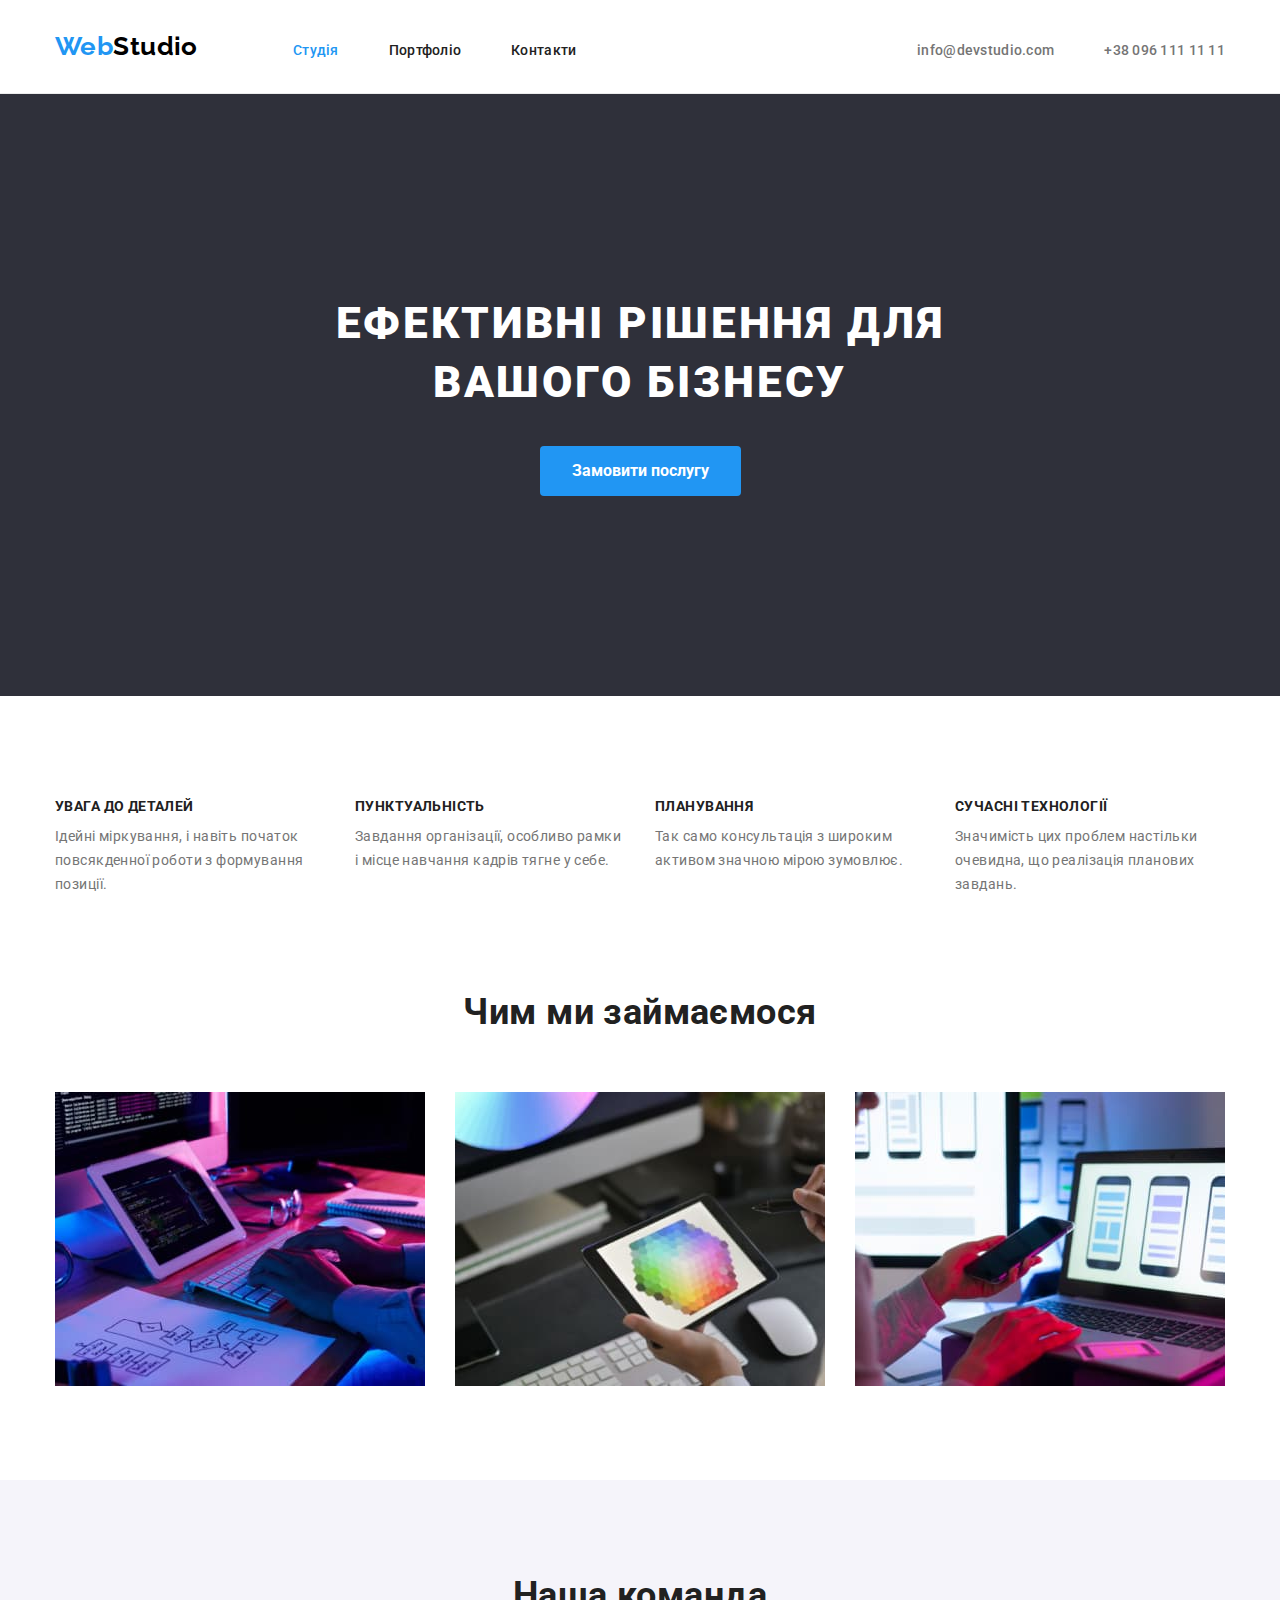
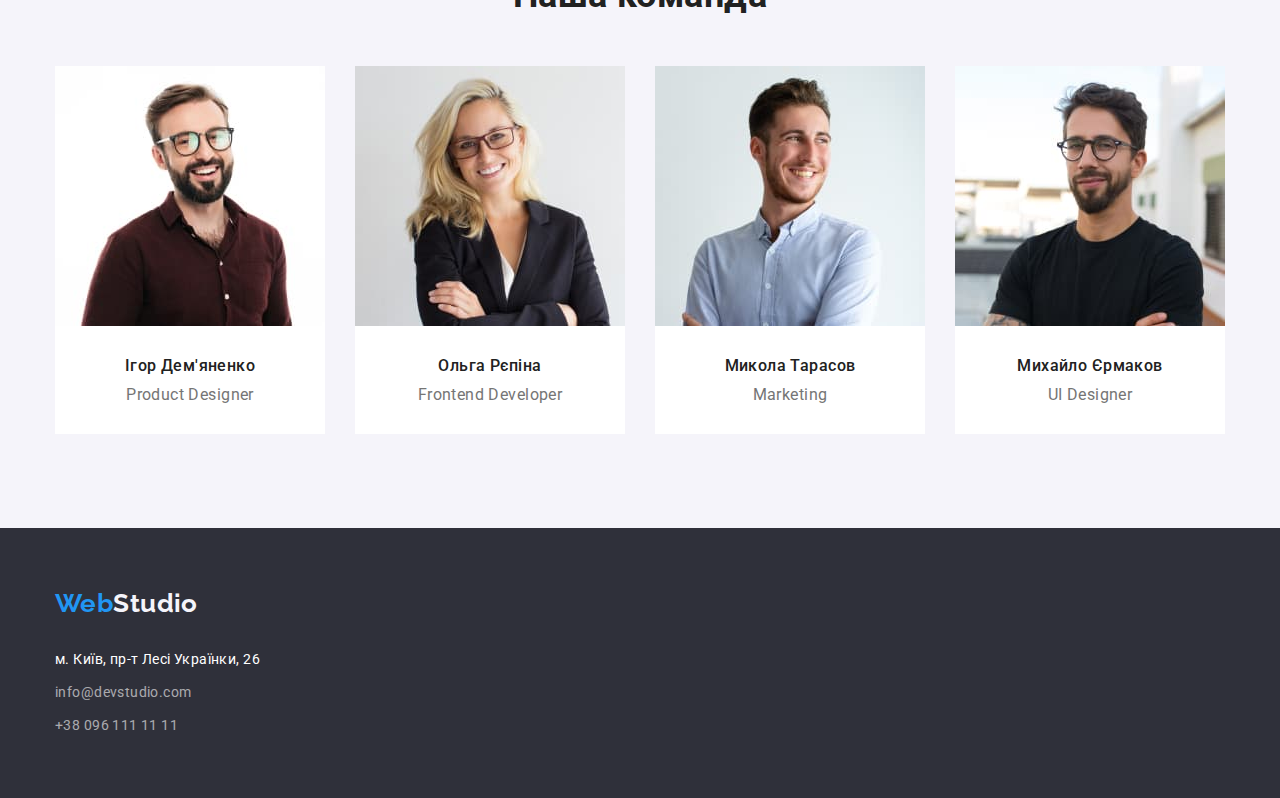
<file: index.html>
<!DOCTYPE html>
<html lang="uk">
    <head>
    <meta charset="UTF-8">
    <meta http-equiv="X-UA-Compatible" content="IE=edge">
    <meta name="viewport" content="width=device-width, initial-scale=1.0">
    <title>studio</title>
    <link rel="preconnect" href="https://fonts.googleapis.com">
    <link rel="preconnect" href="https://fonts.gstatic.com" crossorigin>
    <link href="https://fonts.googleapis.com/css2?family=Raleway:wght@700&family=Roboto:wght@400;500;700;900&display=swap" rel="stylesheet">
    <link rel="stylesheet" href="https://cdnjs.cloudflare.com/ajax/libs/modern-normalize/1.1.0/modern-normalize.min.css">
    <link rel="stylesheet" href="./css/styles.css">
    </head>
    <body>
        <header class="header">
                <div class="container">
                <nav class="nav">
                    <a class="logo link" href="./index.html"><span class="logo-web">Web</span>Studio</a>
                    <ul class="list">
                        <li class="item"><a class="link inline" href="./index.html">Студія</a></li>
                        <li class="item"><a class="link" href="./portfolio.html">Портфоліо</a></li>
                        <li class="item"><a class="link" href="#">Контакти</a></li>
                    </ul>
                 </nav>
                    <ul class="contacts list">
                    <li class="item"><a class="link" href="info@devstudio.com">info@devstudio.com</a></li>
                    <li class="item"><a class="link" href="+380961111111">+38 096 111 11 11</a></li>
                    </ul>    
            </div>
        </header>
        <main>
            <!--Hero-->
            <section class="hero">
                    <div class="container">
                        <h1 class="hero-title">Ефективні рішення  для вашого бізнесу</h1>
                        <button class="button" type="button">Замовити послугу</button>
                    </div>
            </section>
            <!--Наші переваги-->
            <section class="advantage">
                <div class="container">
                    <h2 class="internals">Якості</h2>
                    <ul class="list">
                        <li class="item">
                            <h3 class="title">УВАГА ДО ДЕТАЛЕЙ</h3>
                            <p>Ідейні міркування, і навіть початок повсякденної роботи з формування позиції.</p>
                        </li>
                        <li class="item">
                            <h3 class="title">ПУНКТУАЛЬНІСТЬ</h3>
                            <p>Завдання організації, особливо рамки і місце навчання кадрів тягне у себе.</p>
                        </li>
                        <li class="item">
                            <h3 class="title">ПЛАНУВАННЯ</h3>
                            <p>Так само консультація з широким активом значною мірою зумовлює.</p>
                        </li>
                        <li class="item">
                            <h3 class="title">СУЧАСНІ ТЕХНОЛОГІЇ</h3>
                            <p>Значимість цих проблем настільки очевидна, що реалізація планових завдань.</p>
                        </li>
                 </ul>

                </div>
            </section>
            <!--Чим займаємося-->
            <section class="activity">
                <div class="container">
                     <h2 class="title">Чим ми займаємося</h2>
                        <ul class="list">
                            <li class="item"><img src="./images/file1.jpg" alt="програміст працює за комп'ютером" width="370"></li>
                            <li class="item"><img src="./images/file2.jpg" alt="жінка тримає планшет та працює на ньому" width="370"></li>
                            <li class="item"><img src="./images/file3.jpg" alt="програміт вибирає зображення на комп'ютері" width="370"></li>
                        </ul>
                </div>
            </section>
            <!--Команда-->
            <section class="team">
                <div class="container">
                    <h2 class="title">Наша команда</h2>
                        <ul class="list">
                            <li class="card">
                                <img src="./images/file4.jpg" alt="фото молодого усміхненного хлопця в окулярах" width="270">
                                     <div class="name">
                                        <h3 class="title">Ігор Дем'яненко</h3>
                                        <p class="text">Product Designer</p>
                                    </div>
                            </li>
                            <li class="card">
                                <img src="./images/file5.jpg" alt="фото усміхненної жінки в окулярах" width="270">
                                <div class="name">
                                <h3 class="title">Ольга Рєпіна</h3>
                                <p class="text">Frontend Developer</p>
                            </div>
                            </li>
                            <li class="card">
                                <img src="./images/file6.jpg" alt="фото молодого усміхненного хлопця" width="270">
                                <div class="name">
                                <h3 class="title">Микола Тарасов</h3>
                                <p class="text">Marketing</p>
                            </div>
                            </li>
                            <li class="card">
                                <img src="./images/file7.jpg" alt="фото хлопця з бородою" width="270">
                                <div class="name">
                                <h3 class="title">Михайло Єрмаков</h3>
                                <p class="text">UI Designer</p>
                            </div>
                            </li>
                        </ul>
                </div>
            </section>
       
        </main>
        <footer class="footer">
            <div class="container">
                 <a class="logo link" href="./index.html"><span class="logo-web">Web</span>Studio</a>
                    <address class="address">
                        <ul class="list">
                            <li class="item"><a class="link maps" href="https://www.google.com/maps/d/embed?mid=10uSM3H-mIU3GznYo2szRIEphczw&hl=en_US&ehbc=2E312F" width="640" height="480"">м. Київ, пр-т Лесі Українки, 26</a></li>
                            <li class="item"><a class="link contact" href="info@devstudio.com">info@devstudio.com</a></li>
                            <li class="item"><a class="link contact" href="+380961111111">+38 096 111 11 11</a></li>
                         </ul>
                    </address>
            </div>
        </footer>
    </body>

</html>
</file>
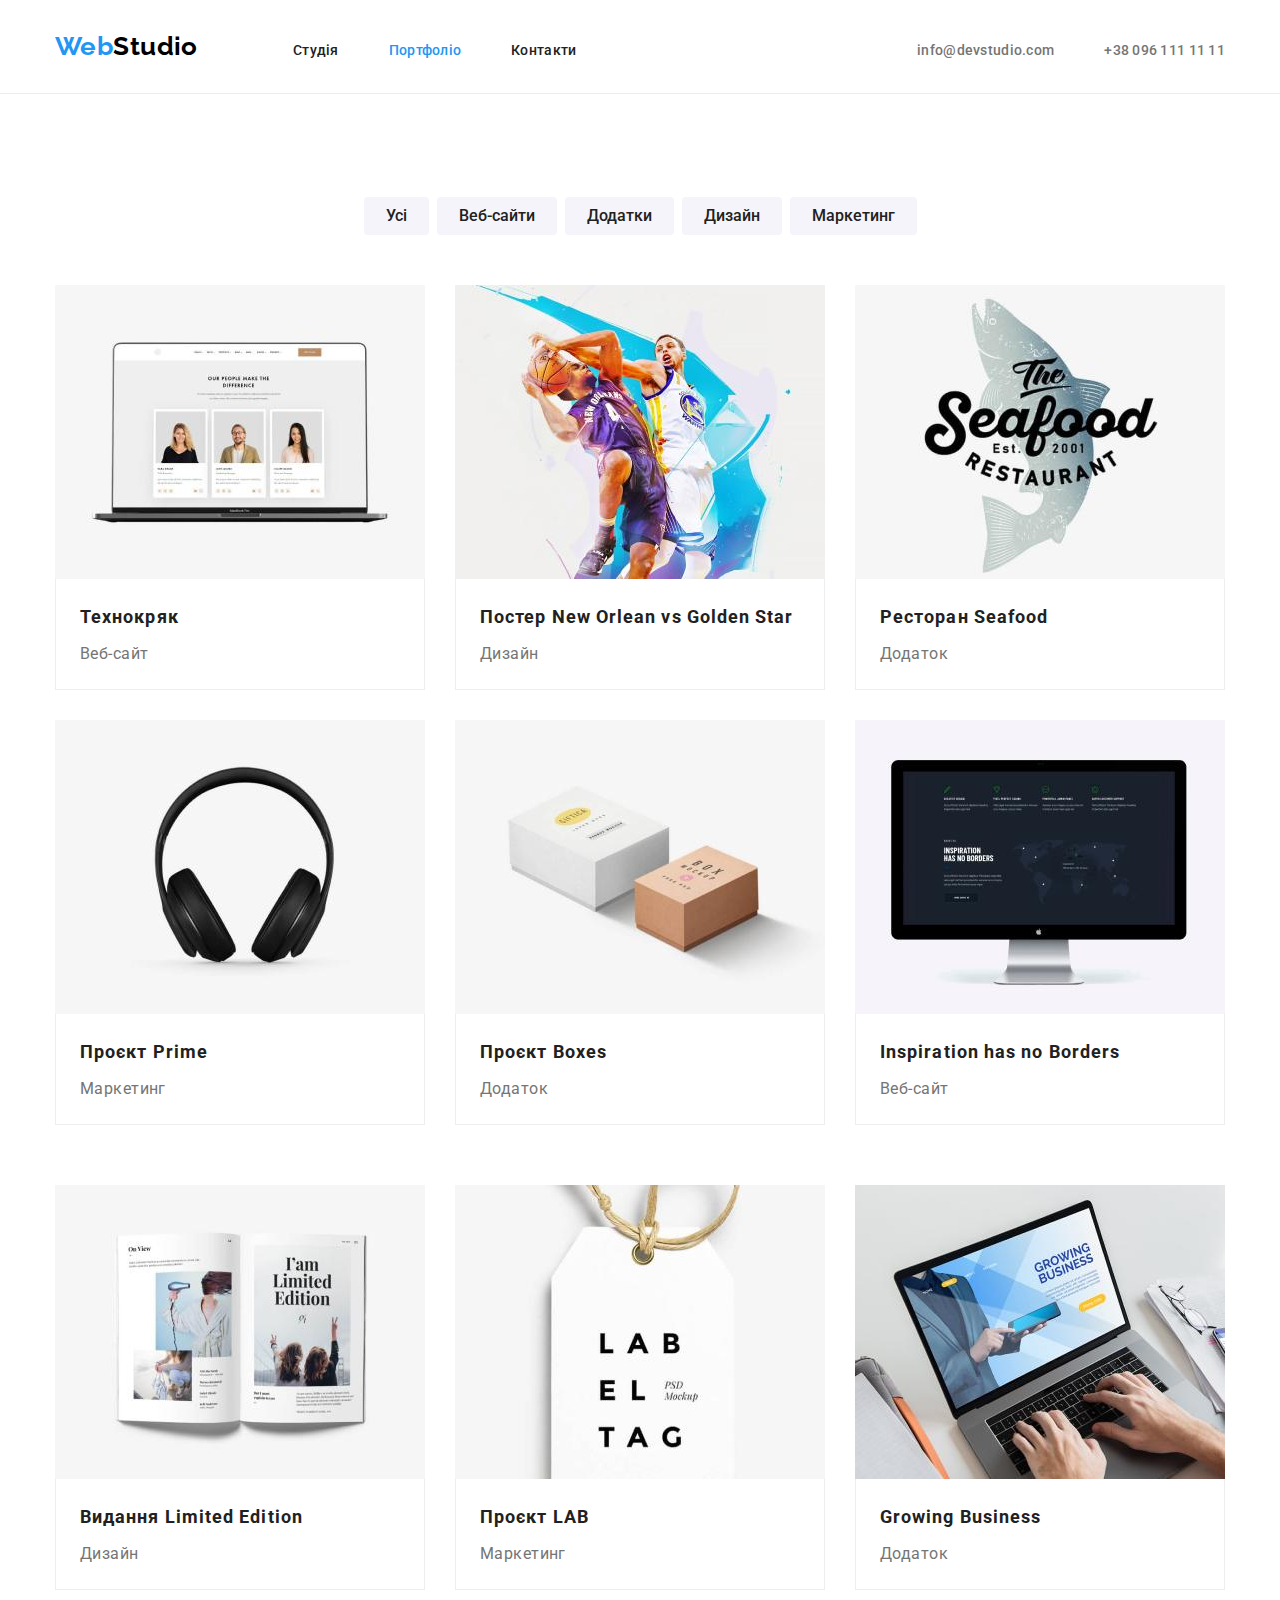
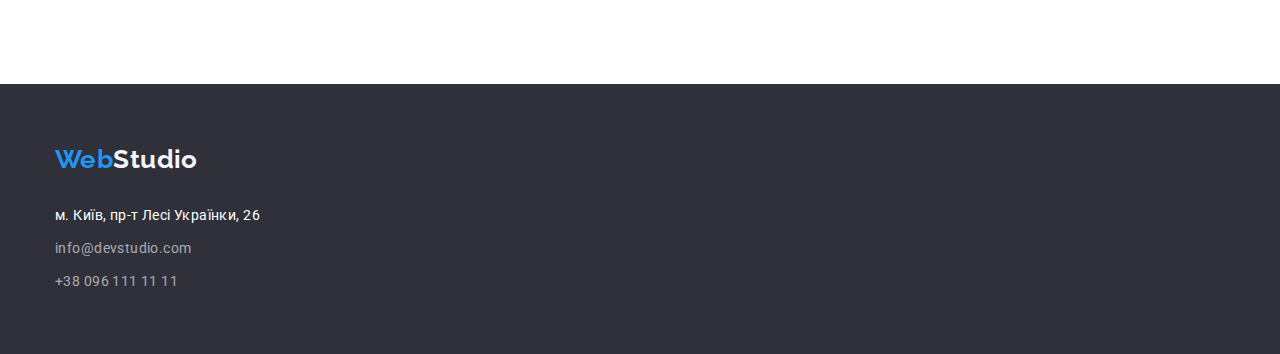
<file: portfolio.html>
<!DOCTYPE html>
<html lang="uk">
    <head>
    <meta charset="UTF-8">
    <meta http-equiv="X-UA-Compatible" content="IE=edge">
    <meta name="viewport" content="width=device-width, initial-scale=1.0">
    <title>portfolio</title>
    <link rel="preconnect" href="https://fonts.googleapis.com">
    <link rel="preconnect" href="https://fonts.gstatic.com" crossorigin>
    <link href="https://fonts.googleapis.com/css2?family=Raleway:wght@700&family=Roboto:wght@400;500;700;900&display=swap" rel="stylesheet">
    <link rel="stylesheet" href="https://cdnjs.cloudflare.com/ajax/libs/modern-normalize/1.1.0/modern-normalize.min.css">
    <link rel="stylesheet" href="./css/styles.css">
    </head>
<body>
        <header class="header">
        <div class="container">
        <nav class="nav">
            <a class="logo link" href="./index.html"><span class="logo-web">Web</span>Studio</a>
            <ul class="list">
                <li class="item"><a class="link" href="./index.html">Студія</a></li>
                <li class="item"><a class="link inline" href="./portfolio.html">Портфоліо</a></li>
                <li class="item"><a class="link" href="#">Контакти</a></li>
            </ul>
         </nav>
            <ul class="contacts list">
            <li class="item"><a class="link" href="info@devstudio.com">info@devstudio.com</a></li>
            <li class="item"><a class="link" href="+380961111111">+38 096 111 11 11</a></li>
            </ul>    
    </div>
        </header>
        <main>
        <section class="portfolio">
            <!--Портфоліо-->
            <div class="container">
                <h1 class="internals">Контент Портфоліо</h1>
                <!--Кнопки галереї-->
                <ul class="list">
                    <li class="item"><button class="button-galerry" type="button">Усі</button></li>
                    <li class="item"><button class="button-galerry" type="button">Веб-сайти</button></li>
                    <li class="item"><button class="button-galerry" type="button">Додатки</button></li>
                    <li class="item"><button class="button-galerry" type="button">Дизайн</button></li>
                    <li class="item"><button class="button-galerry" type="button">Маркетинг</button></li>
                </ul >    
                <!--Галерея-->
                <ul class="list">
                    <li class="galerry-card">
                        <a class="link" href="">
                        <img src="./images/file8.jpg" alt="сторінка Веб-сайту" width="370">
                        <div class="info">
                        <h2 class="title">Технокряк</h2>
                        <p>Веб-сайт</p>
                        </div>
                        </a>
                    </li>
                    <li class="galerry-card">
                        <a class="link" href="">
                        <img src="./images/file9.jpg" alt="два боскетболіста" width="370">
                        <div class="info">
                        <h2 class="title">Постер New Orlean vs Golden Star</h2>
                        <p>Дизайн</p>
                        </div>
                        </a>
                    </li>
                    <li class="galerry-card">
                        <a class="link" href="">
                        <img src="./images/file10.jpg" alt="логотип ресторану" width="370">
                        <div class="info">
                        <h2 class="title">Ресторан Seafood</h2>
                        <p>Додаток</p>
                        </div>
                        </a>
                    </li>
                    <li class="galerry-card">
                        <a class="link galerry-card" href="">
                        <img src="./images/file11.jpg" alt="навушники" width="370">
                        <div class="info">
                        <h2 class="title">Проєкт Prime</h2>
                        <p>Маркетинг</p>
                        </div>
                        </a>
                    </li>
                    <li class="galerry-card">
                        <a class="link" href="">
                        <img src="./images/file12.jpg" alt="дві коробки" width="370">
                        <div class="info">
                        <h2 class="title">Проєкт Boxes</h2>
                        <p>Додаток</p>
                        </div>
                        </a>
                    </li>
                    <li class="galerry-card">
                        <a class="link" href="">
                        <img src="./images/file13.jpg" alt="монітор" width="370">
                        <div class="info">
                        <h2 class="title">Inspiration has no Borders</h2>
                        <p>Веб-сайт</p>
                        </div>
                        </a>
                    </li>
                    <li class="galerry-card">
                        <a class="link" href="">
                        <img src="./images/file14.jpg" alt="журнал" width="370">
                        <div class="info">
                        <h2 class="title">Видання Limited Edition</h2>
                        <p>Дизайн</p>
                        </div>
                        </a>
                     </li>
                    <li class="galerry-card">
                        <a class="link" href="">
                        <img src="./images/file15.jpg" alt="бірка" width="370">
                        <div class="info">
                        <h2 class="title">Проєкт LAB</h2>
                        <p>Маркетинг</p>
                        </div>
                        
                        </a>
                    </li>
                    <li class="galerry-card">
                        <a class="link" href="">
                        <img src="./images/file16.jpg" alt="людина працює за ноутбуком" width="370">
                        <div class="info">
                        <h2 class="title">Growing Business</h2>
                        <p>Додаток</p>
                        </div>
                        </a>
                    </li>
                </ul>   
            </div>       
        </section>
        </main>
        <footer class="footer">
            <div class="container">
                 <a class="logo link" href="./index.html"><span class="logo-web">Web</span>Studio</a>
                    <address class="address">
                        <ul class="list">
                            <li class="item"><a class="link maps" href="https://www.google.com/maps/d/embed?mid=10uSM3H-mIU3GznYo2szRIEphczw&hl=en_US&ehbc=2E312F" width="640" height="480"">м. Київ, пр-т Лесі Українки, 26</a></li>
                            <li class="item"><a class="link contact" href="info@devstudio.com">info@devstudio.com</a></li>
                            <li class="item"><a class="link contact" href="+380961111111">+38 096 111 11 11</a></li>
                         </ul>
                    </address>
            </div>
        </footer>
    
</body>
</html>
</file>
<file: css/styles.css>
:root {  
    --primary-text-color: #757575;
    --primary-bg-color: #ffffff;
    --secondary-bg-color: #f5f4fa;
    --footer-hero-bg-color: #2f303a;
    --titel-link-color: #212121;
    --secondary-link-color: #757575;
    --accent-color: #2196f3;
    --logo-up-color: #000000;
    --logo-down-color: #ffffff;
    --address-color: #ffffff;
    --address-secondary-color: rgba(255, 255, 255, 0.6);
    }
    
    h1,
    h2,
    h3,
    h4,
    h5,
    h6,
    p {
    margin: 0;
    }
    
    ul{
    list-style: none;
    margin: 0;
    padding: 0;
    }
    
    body{
    color: var(--primary-text-color);
    background-color: var(--primery-bg-color);
    font-family: 'Roboto', sans-serif;
    font-size: 14px;
    line-height: 1.71;
    letter-spacing: 0.03em;
    }
    
    .list {
    list-style: none;
    padding: 0;
    margin: 0;
    }
    
    .link {
    text-decoration: none;
    }
    
    .title {
    color: var(--titel-link-color);
    font-size: 36px;
    line-height: 1.17;
    text-align: center;
    }
    
    .internals {
    display: none;
    }
    
    /*page header*/
    .container {
    margin-right: auto;
    margin-left: auto;
    width: 1200px;
    padding-left: 15px;
    padding-right: 15px;
    
    
    }
    
    
    /*Шапка сайту*/
    .header{
     border-bottom: 1px solid #ececec;
    }
     
    .header > .container{
        display: flex;
        justify-content: space-between;
    
    }
    
    .nav {
        display: flex;
        justify-content: space-between;
        align-items: center;
    }
    
    .nav > .list{
        display: flex;
        padding: 0px;
    }
    
    /*Логотип*/
    .logo { 
    margin-right: 93px;    
    
    color: var(--logo-up-color);
    
    font-family: 'Raleway', sans-serif;
    font-weight: 700;
    font-size: 26px;
    line-height: 1.19;
    width: 145px;
    height: 31px;
    
    }
    
    .logo-web {
       color: var(--accent-color); 
    }
    
    .footer.logo.link {
        color: var(--logo-down-color);
    }
    
    
    /*Navigathion*/
    
    .nav > .list .link {
    display: block;  
    padding-top: 32px;
    padding-bottom: 32px;
    
    color: var(--titel-link-color);
    font-weight: 500;
    font-size: 14px;
    line-height: 1.4;
    letter-spacing: 0.02em;
    }
    
    .nav > .list > .item:not(:last-child){
        margin-right: 50px;
    }
    
    .contacts.list{
        display: flex;
        align-items: center;
    
    }
    
    .contacts > .item:not(:last-child){
    margin-right: 50px;
    margin-left: 0px;
    } 
    
    .nav > .list .link:hover,
    .nav > .list .link:focus {
    color: var(--accent-color);
    }
    
    .nav > .list .link.inline {
    color: var(--accent-color);
    }
    
    /*contacts*/
    
    .contacts .link {
    display: block;
    padding-top: 32px;
    padding-bottom: 32px;
    
    color: var(--secondary-link-color);    
    font-weight: 500;
    font-size: 14px;
    line-height: 1.14;
    letter-spacing: 0.02em;
    }
    
    .contacts .link:hover,
    .contacts .link:focus {
    color: var(--accent-color);
    }
    
    /*Hero*/
    
    .hero {
    padding-top:  200px;
    padding-bottom: 200px; 
    margin-left:  auto;
    margin-right: auto;
    max-width: 1600px;
    
    background-color: var(--footer-hero-bg-color);
    
    }
    
    .hero > .container{
        display: flex;
        align-items: center;
        flex-direction: column;
        justify-content: center;
    }
    
    h1{
        width: 696px;
    }

    .hero-title {
    margin-top: 0;
    margin-bottom: 33px;
    
    color: var(--address-color);
    
    font-weight: 900;
    font-size: 44px;
    line-height: 1.36;
    text-align: center;
    letter-spacing: 0.06em;
    text-transform: uppercase;
    
    
    
    }
    
    .button {
    border-radius: 4px;
    padding: 10px 32px;
    border: none;
    
    color:var(--primary-bg-color);
    background-color: var(--accent-color);
    
    font-weight: 700;
    font-size: 16px;
    line-height: 1.88;
    
    
    
    }
    
    .button {
    cursor: pointer;
    }
    
    /*Наші переваги*/
    .h3 .title{
        margin-bottom: 10px;
    }
    
    .advantage{
        padding-top: 94px;
        padding-bottom: 94px;
    }
    
    .advantage > .container > .list{
        display: flex;
    
    }
    
    .advantage .title {
        margin-top: 0;
        margin-bottom: 10px;
        
        font-size: 14px;
        line-height: 1.14;
        text-transform: uppercase;
        text-align: start;
    }
    
    .advantage .item:not(:last-child){
        margin-right: 30px;
    }
    
    .advantage .item{
        width: 270px;
    }
    
    /*Чим займаємося*/ 
    
    .activity {
        padding-bottom: 94px;
        
    }
    .activity .title {
        margin-top: 0;
        margin-bottom: 50px;
    }
    
    .activity  .list {
        display: flex;
        justify-content: center;
    }
    
    .activity .list > .item:not(:last-child) {
        margin-right: 30px;
    }
    
    .activity  .list > .item > img {
        display: block;
    }
    
    /*Команда*/
    
    .team {
    padding-top: 94px;
    padding-bottom: 94px;
    
    background-color: var(--secondary-bg-color);
    
    }
    
    .team h2{
        margin: 0;
        margin-bottom: 50px;
        
    }
    
    .team .list{
        display: flex;
    }
    
    .card:not(:last-child){
        margin-right: 30px;
    }
    
    .card {
    
    background-color:var(--primary-bg-color)
    }
    
    .name{
        padding: 30px 15px;
    }

    .name > .title {
    margin: 0;
    margin-bottom: 10px;
    
    font-weight: 500;
    font-size: 16px;
    line-height: 1.19;
    }
    
    .name > .text {
    font-size: 16px;
    line-height: 1.19;
    text-align: center;
    }
    
    .card > img {
        display: block;
    }
    
    /*Портфоліо*/
    .portfolio{
        padding-top: 94px;
        padding-bottom: 94px;
        
    }
    
    .portfolio > .container > .list{
        display: flex;
        justify-content: center;
        flex-wrap: wrap;
    }
    
    .portfolio .list:first-of-type{
        margin-bottom: 50px;
    }
    
    .portfolio .item:not(:last-child){
        margin-right: 8px;
    }
    
    /*Кнопки-галереї*/
    
    .button-galerry {
        padding: 6px 22px;
        border-radius: 4px;
        border: none;
    
        color: var(--titel-link-color);
        background-color: var(--secondary-bg-color);
        
        font-family: Roboto, sans-serif;
        font-weight: 500;
        font-size: 16px;
        line-height: 1.63;
     
    }
        .button-galerry:hover,
        .button-galerry:focus {
        color: var(--logo-down-color);
        background-color: var(--accent-color);
        cursor: pointer;
    }
    
    /*Галерея*/
    .galerry-card {
    color: var(--primary-text-color);
    font-size: 16px;
    line-height: 1.88;
    }
    
    .galerry-card .title {
        margin: 0;
        margin-bottom: 4px;
    
        font-weight: 700;
        font-size: 18px;
        line-height: 2;
        letter-spacing: 0.06em;
        text-align: start;
    }
    
    .galerry-card:not(:nth-child(3n+3)){
        margin-right: 30px;
    }
    
    .galerry-card:not(:nth-last-child(-n+3)){
        margin-bottom: 30px;
    }
    
    .galerry-card img{
        display: block;
    }
    
    .galerry-card > .link {
        color: var(--secondary-link-color);
    }
    
    .galerry-card p{
        display: inline-block;
        margin: 0;
    }
    
    .info{
        padding: 20px 24px;
        border-left: 1px solid #eeeeee;
        border-right: 1px solid #eeeeee;
        border-bottom: 1px solid #eeeeee;
    }
    
    /*footer*/
    
    .footer {
    background-color: var(--footer-hero-bg-color);
    padding-top: 60px;
    padding-bottom: 60px;
    }
    
    .footer > .container {
        display: flex;
        justify-content: center;
        flex-direction: column;
    }
    
    .footer .logo.link{
        margin: 0px 0px;
    }

    .address{
        margin-top: 20px; 
    }

    .list > .item{
        margin-top: 9px;
    }


    .address > .list {
      margin: 0;
      
    }
    
    .list .contact:hover,
    .list .contact:focus {
    color: var(--accent-color);
    
}
    
    .list .link.maps {
    font-style: normal;
    color: var(--address-color);
     }
        
     .link.contact {
    color: var(--address-secondary-color);
    font-style: normal;
    }
            
    .footer  .logo{
        color: var(--secondary-bg-color);
    }
    
    .address .link {
        display: inline-block;
        
    }
</file>
